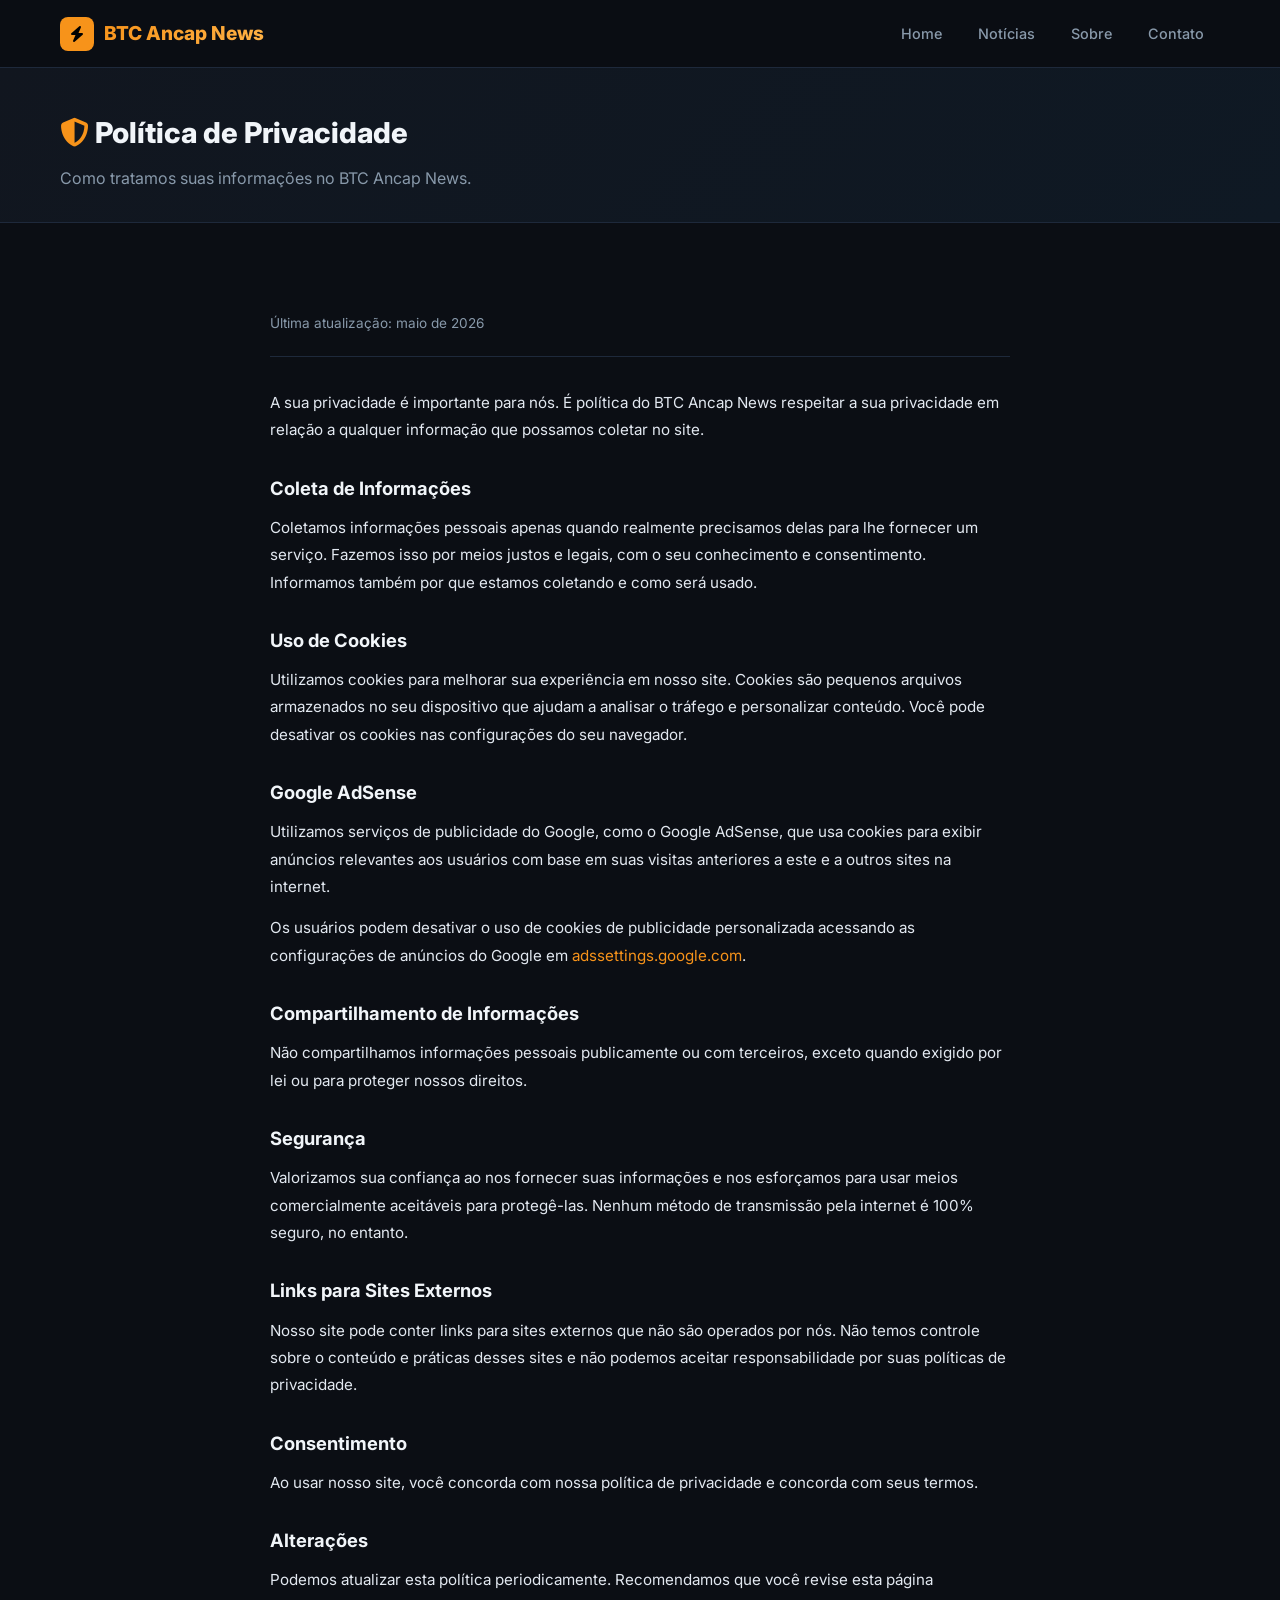
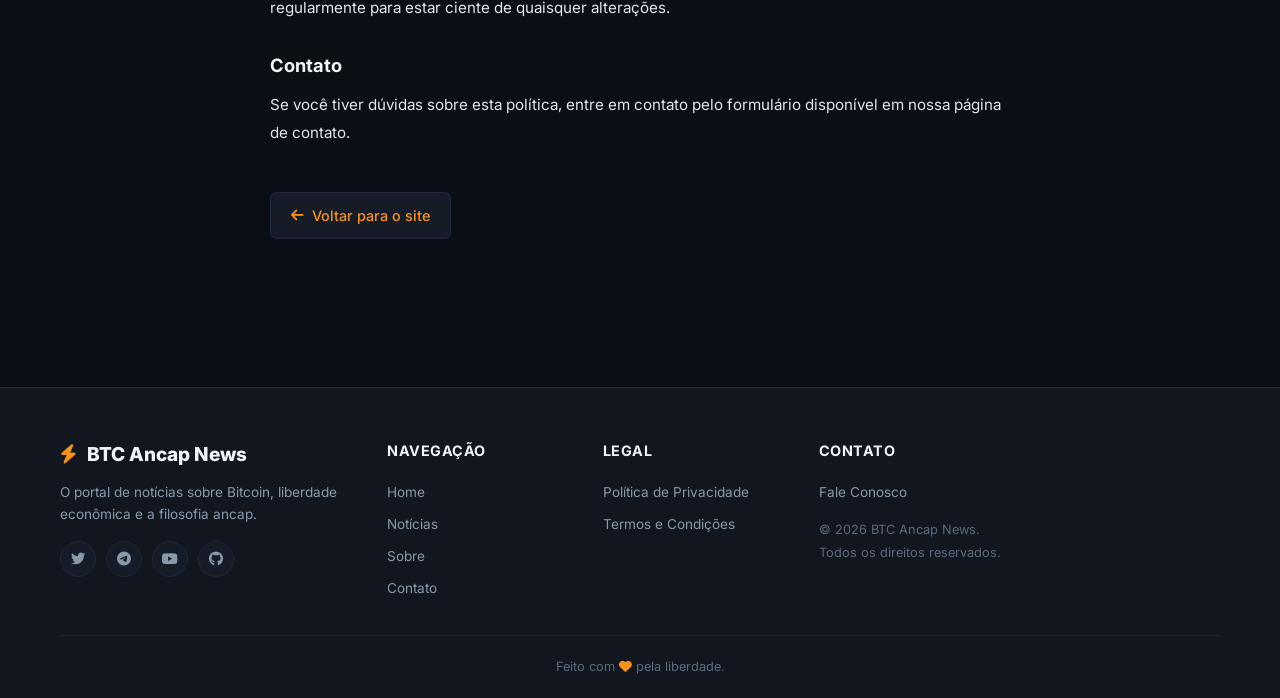
<file: privacy.html>
<!DOCTYPE html>
<html lang="pt-BR">
<head>
  <meta charset="UTF-8" />
  <meta name="viewport" content="width=device-width, initial-scale=1.0" />
  <meta name="description" content="Política de Privacidade - BTC Ancap News" />
  <title>Política de Privacidade — BTC Ancap News</title>
  <link rel="preconnect" href="https://fonts.googleapis.com" />
  <link href="https://fonts.googleapis.com/css2?family=Inter:wght@300;400;500;600;700;800&display=swap" rel="stylesheet" />
  <link rel="stylesheet" href="https://cdnjs.cloudflare.com/ajax/libs/font-awesome/6.5.0/css/all.min.css" />
  <link rel="stylesheet" href="styles.css" />
  <style>
    .legal-page {
      max-width: 780px;
      margin: 0 auto;
      padding: 40px 20px 60px;
    }
    .legal-page h1 {
      font-size: 1.8rem;
      font-weight: 800;
      color: var(--color-heading);
      margin-bottom: 8px;
    }
    .legal-page .page-info {
      color: var(--color-text-muted);
      font-size: 0.85rem;
      margin-bottom: 32px;
      padding-bottom: 20px;
      border-bottom: 1px solid var(--color-border);
    }
    .legal-page h2 {
      font-size: 1.15rem;
      font-weight: 700;
      color: var(--color-heading);
      margin: 28px 0 10px;
    }
    .legal-page p {
      color: var(--color-text);
      line-height: 1.8;
      margin-bottom: 14px;
      font-size: 0.95rem;
    }
    .legal-page .back-link {
      display: inline-flex;
      align-items: center;
      gap: 8px;
      margin-top: 32px;
      padding: 10px 20px;
      background: var(--color-bg-card);
      border: 1px solid var(--color-border);
      border-radius: var(--radius-sm);
      color: var(--color-accent);
      font-weight: 500;
      font-size: 0.9rem;
      transition: all var(--transition);
    }
    .legal-page .back-link:hover {
      background: var(--color-bg-card-hover);
      border-color: var(--color-accent);
      transform: translateX(-3px);
    }
  </style>
</head>
<body>

  <!-- ===== HEADER / NAVBAR ===== -->
  <header class="navbar" id="navbar">
    <div class="container navbar__inner">
      <a href="index.html" class="navbar__brand">
        <span class="navbar__icon"><i class="fas fa-bolt"></i></span>
        <span class="navbar__logo-text">BTC Ancap News</span>
      </a>
      <nav class="navbar__menu" id="navMenu">
        <a href="index.html" class="navbar__link">Home</a>
        <a href="index.html#news" class="navbar__link">Notícias</a>
        <a href="index.html#about" class="navbar__link">Sobre</a>
        <a href="index.html#contact" class="navbar__link">Contato</a>
      </nav>
    </div>
  </header>

  <!-- ===== MAIN ===== -->
  <main>
    <section class="page-banner">
      <div class="container">
        <h1><i class="fas fa-shield-alt"></i> Política de Privacidade</h1>
        <p>Como tratamos suas informações no BTC Ancap News.</p>
      </div>
    </section>

    <section class="section">
      <div class="container legal-page">
        <p class="page-info">Última atualização: maio de 2026</p>

        <p>A sua privacidade é importante para nós. É política do BTC Ancap News respeitar a sua privacidade em relação a qualquer informação que possamos coletar no site.</p>

        <h2>Coleta de Informações</h2>
        <p>Coletamos informações pessoais apenas quando realmente precisamos delas para lhe fornecer um serviço. Fazemos isso por meios justos e legais, com o seu conhecimento e consentimento. Informamos também por que estamos coletando e como será usado.</p>

        <h2>Uso de Cookies</h2>
        <p>Utilizamos cookies para melhorar sua experiência em nosso site. Cookies são pequenos arquivos armazenados no seu dispositivo que ajudam a analisar o tráfego e personalizar conteúdo. Você pode desativar os cookies nas configurações do seu navegador.</p>

        <h2>Google AdSense</h2>
        <p>Utilizamos serviços de publicidade do Google, como o Google AdSense, que usa cookies para exibir anúncios relevantes aos usuários com base em suas visitas anteriores a este e a outros sites na internet.</p>
        <p>Os usuários podem desativar o uso de cookies de publicidade personalizada acessando as configurações de anúncios do Google em <a href="https://adssettings.google.com" target="_blank" rel="noopener">adssettings.google.com</a>.</p>

        <h2>Compartilhamento de Informações</h2>
        <p>Não compartilhamos informações pessoais publicamente ou com terceiros, exceto quando exigido por lei ou para proteger nossos direitos.</p>

        <h2>Segurança</h2>
        <p>Valorizamos sua confiança ao nos fornecer suas informações e nos esforçamos para usar meios comercialmente aceitáveis para protegê-las. Nenhum método de transmissão pela internet é 100% seguro, no entanto.</p>

        <h2>Links para Sites Externos</h2>
        <p>Nosso site pode conter links para sites externos que não são operados por nós. Não temos controle sobre o conteúdo e práticas desses sites e não podemos aceitar responsabilidade por suas políticas de privacidade.</p>

        <h2>Consentimento</h2>
        <p>Ao usar nosso site, você concorda com nossa política de privacidade e concorda com seus termos.</p>

        <h2>Alterações</h2>
        <p>Podemos atualizar esta política periodicamente. Recomendamos que você revise esta página regularmente para estar ciente de quaisquer alterações.</p>

        <h2>Contato</h2>
        <p>Se você tiver dúvidas sobre esta política, entre em contato pelo formulário disponível em nossa página de contato.</p>

        <a href="index.html" class="back-link"><i class="fas fa-arrow-left"></i> Voltar para o site</a>
      </div>
    </section>
  </main>

  <!-- ===== FOOTER ===== -->
  <footer class="footer">
    <div class="container">
      <div class="footer__grid">
        <div class="footer__brand">
          <div class="footer__logo"><i class="fas fa-bolt"></i> BTC Ancap News</div>
          <p>O portal de notícias sobre Bitcoin, liberdade econômica e a filosofia ancap.</p>
          <div class="footer__social">
            <a href="#" aria-label="Twitter"><i class="fab fa-twitter"></i></a>
            <a href="#" aria-label="Telegram"><i class="fab fa-telegram"></i></a>
            <a href="#" aria-label="YouTube"><i class="fab fa-youtube"></i></a>
            <a href="#" aria-label="GitHub"><i class="fab fa-github"></i></a>
          </div>
        </div>
        <div class="footer__col">
          <h4>Navegação</h4>
          <a href="index.html">Home</a>
          <a href="index.html#news">Notícias</a>
          <a href="index.html#about">Sobre</a>
          <a href="index.html#contact">Contato</a>
        </div>
        <div class="footer__col">
          <h4>Legal</h4>
          <a href="privacy.html">Política de Privacidade</a>
          <a href="termos.html">Termos e Condições</a>
        </div>
        <div class="footer__col">
          <h4>Contato</h4>
          <a href="index.html#contact">Fale Conosco</a>
          <p class="footer__copyright">&copy; 2026 BTC Ancap News. Todos os direitos reservados.</p>
        </div>
      </div>
      <div class="footer__bottom">
        <p>Feito com <i class="fas fa-heart" style="color:var(--color-gold);"></i> pela liberdade.</p>
      </div>
    </div>
  </footer>

</body>
</html>
</file>
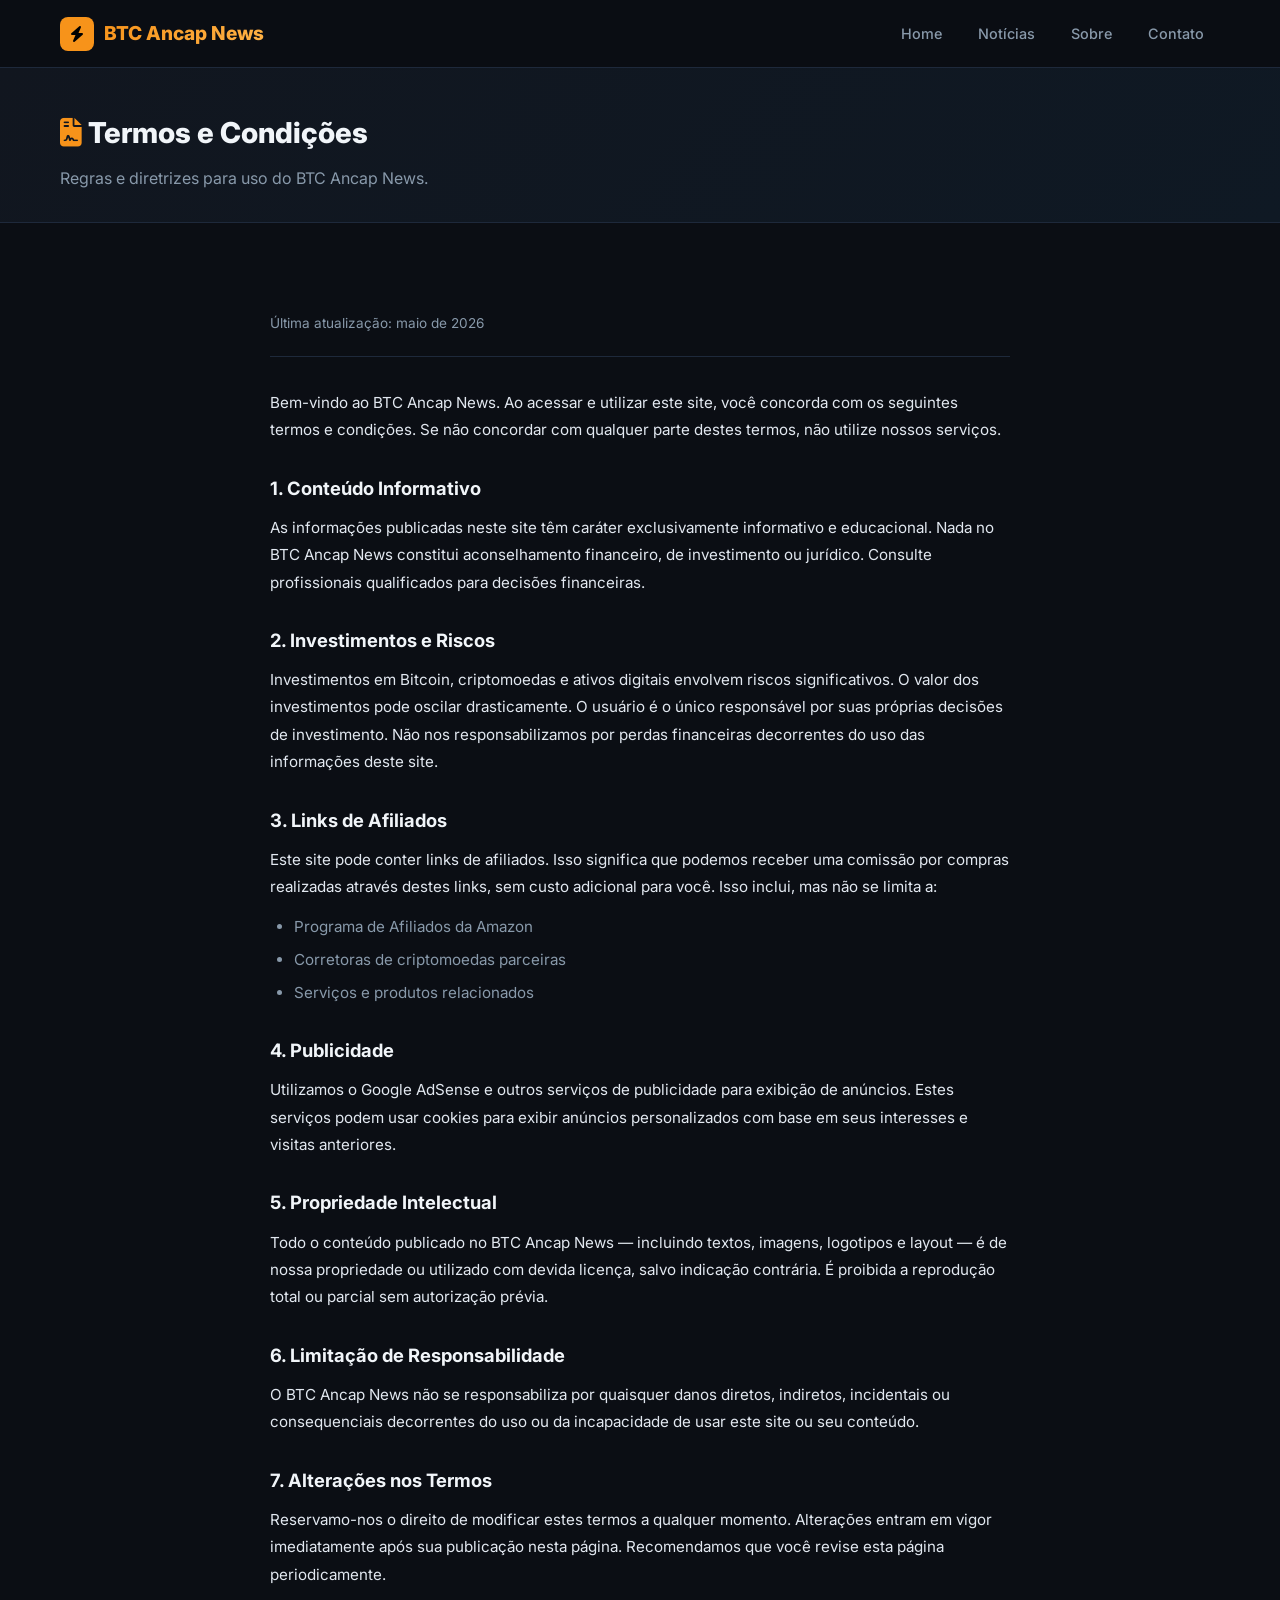
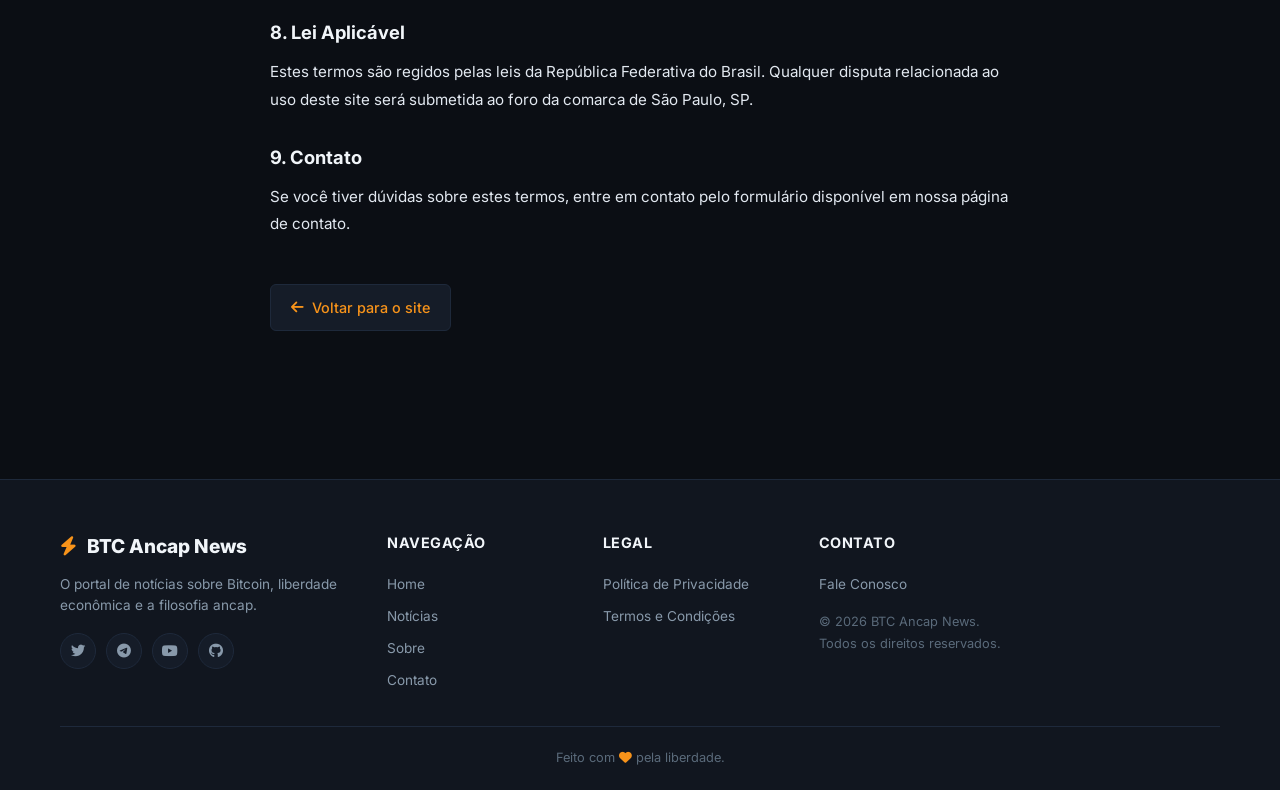
<file: termos.html>
<!DOCTYPE html>
<html lang="pt-BR">
<head>
  <meta charset="UTF-8" />
  <meta name="viewport" content="width=device-width, initial-scale=1.0" />
  <meta name="description" content="Termos e Condições - BTC Ancap News" />
  <title>Termos e Condições — BTC Ancap News</title>
  <link rel="preconnect" href="https://fonts.googleapis.com" />
  <link href="https://fonts.googleapis.com/css2?family=Inter:wght@300;400;500;600;700;800&display=swap" rel="stylesheet" />
  <link rel="stylesheet" href="https://cdnjs.cloudflare.com/ajax/libs/font-awesome/6.5.0/css/all.min.css" />
  <link rel="stylesheet" href="styles.css" />
  <style>
    .legal-page {
      max-width: 780px;
      margin: 0 auto;
      padding: 40px 20px 60px;
    }
    .legal-page h1 {
      font-size: 1.8rem;
      font-weight: 800;
      color: var(--color-heading);
      margin-bottom: 8px;
    }
    .legal-page .page-info {
      color: var(--color-text-muted);
      font-size: 0.85rem;
      margin-bottom: 32px;
      padding-bottom: 20px;
      border-bottom: 1px solid var(--color-border);
    }
    .legal-page h2 {
      font-size: 1.15rem;
      font-weight: 700;
      color: var(--color-heading);
      margin: 28px 0 10px;
    }
    .legal-page p {
      color: var(--color-text);
      line-height: 1.8;
      margin-bottom: 14px;
      font-size: 0.95rem;
    }
    .legal-page ul {
      margin: 12px 0 18px;
      padding-left: 24px;
      list-style: disc;
    }
    .legal-page ul li {
      color: var(--color-text-muted);
      margin-bottom: 6px;
      font-size: 0.95rem;
    }
    .legal-page .back-link {
      display: inline-flex;
      align-items: center;
      gap: 8px;
      margin-top: 32px;
      padding: 10px 20px;
      background: var(--color-bg-card);
      border: 1px solid var(--color-border);
      border-radius: var(--radius-sm);
      color: var(--color-accent);
      font-weight: 500;
      font-size: 0.9rem;
      transition: all var(--transition);
    }
    .legal-page .back-link:hover {
      background: var(--color-bg-card-hover);
      border-color: var(--color-accent);
      transform: translateX(-3px);
    }
  </style>
</head>
<body>

  <!-- ===== HEADER / NAVBAR ===== -->
  <header class="navbar" id="navbar">
    <div class="container navbar__inner">
      <a href="index.html" class="navbar__brand">
        <span class="navbar__icon"><i class="fas fa-bolt"></i></span>
        <span class="navbar__logo-text">BTC Ancap News</span>
      </a>
      <nav class="navbar__menu" id="navMenu">
        <a href="index.html" class="navbar__link">Home</a>
        <a href="index.html#news" class="navbar__link">Notícias</a>
        <a href="index.html#about" class="navbar__link">Sobre</a>
        <a href="index.html#contact" class="navbar__link">Contato</a>
      </nav>
    </div>
  </header>

  <!-- ===== MAIN ===== -->
  <main>
    <section class="page-banner">
      <div class="container">
        <h1><i class="fas fa-file-contract"></i> Termos e Condições</h1>
        <p>Regras e diretrizes para uso do BTC Ancap News.</p>
      </div>
    </section>

    <section class="section">
      <div class="container legal-page">
        <p class="page-info">Última atualização: maio de 2026</p>

        <p>Bem-vindo ao BTC Ancap News. Ao acessar e utilizar este site, você concorda com os seguintes termos e condições. Se não concordar com qualquer parte destes termos, não utilize nossos serviços.</p>

        <h2>1. Conteúdo Informativo</h2>
        <p>As informações publicadas neste site têm caráter exclusivamente informativo e educacional. Nada no BTC Ancap News constitui aconselhamento financeiro, de investimento ou jurídico. Consulte profissionais qualificados para decisões financeiras.</p>

        <h2>2. Investimentos e Riscos</h2>
        <p>Investimentos em Bitcoin, criptomoedas e ativos digitais envolvem riscos significativos. O valor dos investimentos pode oscilar drasticamente. O usuário é o único responsável por suas próprias decisões de investimento. Não nos responsabilizamos por perdas financeiras decorrentes do uso das informações deste site.</p>

        <h2>3. Links de Afiliados</h2>
        <p>Este site pode conter links de afiliados. Isso significa que podemos receber uma comissão por compras realizadas através destes links, sem custo adicional para você. Isso inclui, mas não se limita a:</p>
        <ul>
          <li>Programa de Afiliados da Amazon</li>
          <li>Corretoras de criptomoedas parceiras</li>
          <li>Serviços e produtos relacionados</li>
        </ul>

        <h2>4. Publicidade</h2>
        <p>Utilizamos o Google AdSense e outros serviços de publicidade para exibição de anúncios. Estes serviços podem usar cookies para exibir anúncios personalizados com base em seus interesses e visitas anteriores.</p>

        <h2>5. Propriedade Intelectual</h2>
        <p>Todo o conteúdo publicado no BTC Ancap News — incluindo textos, imagens, logotipos e layout — é de nossa propriedade ou utilizado com devida licença, salvo indicação contrária. É proibida a reprodução total ou parcial sem autorização prévia.</p>

        <h2>6. Limitação de Responsabilidade</h2>
        <p>O BTC Ancap News não se responsabiliza por quaisquer danos diretos, indiretos, incidentais ou consequenciais decorrentes do uso ou da incapacidade de usar este site ou seu conteúdo.</p>

        <h2>7. Alterações nos Termos</h2>
        <p>Reservamo-nos o direito de modificar estes termos a qualquer momento. Alterações entram em vigor imediatamente após sua publicação nesta página. Recomendamos que você revise esta página periodicamente.</p>

        <h2>8. Lei Aplicável</h2>
        <p>Estes termos são regidos pelas leis da República Federativa do Brasil. Qualquer disputa relacionada ao uso deste site será submetida ao foro da comarca de São Paulo, SP.</p>

        <h2>9. Contato</h2>
        <p>Se você tiver dúvidas sobre estes termos, entre em contato pelo formulário disponível em nossa página de contato.</p>

        <a href="index.html" class="back-link"><i class="fas fa-arrow-left"></i> Voltar para o site</a>
      </div>
    </section>
  </main>

  <!-- ===== FOOTER ===== -->
  <footer class="footer">
    <div class="container">
      <div class="footer__grid">
        <div class="footer__brand">
          <div class="footer__logo"><i class="fas fa-bolt"></i> BTC Ancap News</div>
          <p>O portal de notícias sobre Bitcoin, liberdade econômica e a filosofia ancap.</p>
          <div class="footer__social">
            <a href="#" aria-label="Twitter"><i class="fab fa-twitter"></i></a>
            <a href="#" aria-label="Telegram"><i class="fab fa-telegram"></i></a>
            <a href="#" aria-label="YouTube"><i class="fab fa-youtube"></i></a>
            <a href="#" aria-label="GitHub"><i class="fab fa-github"></i></a>
          </div>
        </div>
        <div class="footer__col">
          <h4>Navegação</h4>
          <a href="index.html">Home</a>
          <a href="index.html#news">Notícias</a>
          <a href="index.html#about">Sobre</a>
          <a href="index.html#contact">Contato</a>
        </div>
        <div class="footer__col">
          <h4>Legal</h4>
          <a href="privacy.html">Política de Privacidade</a>
          <a href="termos.html">Termos e Condições</a>
        </div>
        <div class="footer__col">
          <h4>Contato</h4>
          <a href="index.html#contact">Fale Conosco</a>
          <p class="footer__copyright">&copy; 2026 BTC Ancap News. Todos os direitos reservados.</p>
        </div>
      </div>
      <div class="footer__bottom">
        <p>Feito com <i class="fas fa-heart" style="color:var(--color-gold);"></i> pela liberdade.</p>
      </div>
    </div>
  </footer>

</body>
</html>
</file>
<file: styles.css>
/* BTC Ancap News — Tema escuro dourado/laranja */

/* CSS Custom Properties */
:root {
  --color-bg: #0b0e14;
  --color-bg-alt: #11161f;
  --color-bg-card: #151c28;
  --color-bg-card-hover: #1b2333;
  --color-bg-input: #1a2231;
  --color-bg-overlay: rgba(0, 0, 0, 0.7);
  --color-border: #1e293b;
  --color-border-light: #2a3a55;

  --color-gold: #f7931a;
  --color-gold-dark: #d47a0e;
  --color-orange: #f7931a;
  --color-orange-light: #ffb347;
  --color-bitcoin: #f7931a;

  --color-text: #e2e8f0;
  --color-text-muted: #8899aa;
  --color-text-dim: #5a6a7a;
  --color-heading: #f1f5f9;

  --color-accent: #f7931a;
  --color-accent-hover: #e07e0f;
  --color-green: #10b981;
  --color-red: #ef4444;

  --font-sans: 'Inter', -apple-system, BlinkMacSystemFont, 'Segoe UI', sans-serif;
  --font-serif: 'Playfair Display', Georgia, serif;

  --max-width: 1200px;
  --navbar-height: 68px;
  --radius-sm: 6px;
  --radius-md: 10px;
  --radius-lg: 16px;
  --radius-xl: 20px;

  --shadow-card: 0 2px 12px rgba(0, 0, 0, 0.3);
  --shadow-lg: 0 8px 30px rgba(0, 0, 0, 0.4);
  --shadow-glow: 0 0 20px rgba(247, 147, 26, 0.15);

  --transition: 0.25s ease;

  --section-divider: linear-gradient(90deg, transparent, rgba(247, 147, 26, 0.2), transparent);
  --scrollbar-bg: var(--color-bg);
  --scrollbar-thumb: var(--color-border-light);
  --scrollbar-thumb-hover: var(--color-accent);
  --glow-gold: 0 0 15px rgba(247, 147, 26, 0.25);
  --heading-letter-spacing: -0.02em;
  --body-line-height: 1.75;
}

/* Custom Scrollbar */
::-webkit-scrollbar {
  width: 8px;
  height: 8px;
}
::-webkit-scrollbar-track {
  background: var(--scrollbar-bg);
}
::-webkit-scrollbar-thumb {
  background: var(--scrollbar-thumb);
  border-radius: 4px;
  border: 2px solid var(--scrollbar-bg);
}
::-webkit-scrollbar-thumb:hover {
  background: var(--scrollbar-thumb-hover);
}
* {
  scrollbar-width: thin;
  scrollbar-color: var(--scrollbar-thumb) var(--scrollbar-bg);
}

/* Reset & Base */
*, *::before, *::after {
  margin: 0;
  padding: 0;
  box-sizing: border-box;
}

html {
  scroll-behavior: smooth;
  font-size: 16px;
}

body {
  font-family: var(--font-sans);
  background: var(--color-bg);
  color: var(--color-text);
  line-height: var(--body-line-height);
  -webkit-font-smoothing: antialiased;
  min-height: 100vh;
  padding-top: var(--navbar-height);
}

a {
  color: var(--color-accent);
  text-decoration: none;
  transition: color var(--transition);
}
a:hover { color: var(--color-accent-hover); }

img {
  max-width: 100%;
  height: auto;
  display: block;
}

ul { list-style: none; }

.container {
  width: 100%;
  max-width: var(--max-width);
  margin: 0 auto;
  padding: 0 20px;
}

/* Navbar */
.navbar {
  position: fixed;
  top: 0;
  left: 0;
  right: 0;
  height: var(--navbar-height);
  background: rgba(11, 14, 20, 0.92);
  backdrop-filter: blur(14px);
  -webkit-backdrop-filter: blur(14px);
  border-bottom: 1px solid var(--color-border);
  z-index: 1000;
  transition: box-shadow var(--transition);
}
.navbar.scrolled {
  box-shadow: 0 4px 20px rgba(0, 0, 0, 0.5);
  border-bottom-color: rgba(247, 147, 26, 0.15);
}

.navbar__inner {
  display: flex;
  align-items: center;
  height: 100%;
  gap: 24px;
}

.navbar__brand {
  display: flex;
  align-items: center;
  gap: 10px;
  font-weight: 800;
  font-size: 1.2rem;
  color: var(--color-heading);
  flex-shrink: 0;
  text-decoration: none;
}
.navbar__brand:hover {
  color: var(--color-accent);
}
.navbar__icon {
  display: flex;
  align-items: center;
  justify-content: center;
  width: 34px;
  height: 34px;
  background: var(--color-accent);
  border-radius: 8px;
  color: #000;
  font-size: 1rem;
}
.navbar__logo-text {
  background: linear-gradient(135deg, var(--color-gold), var(--color-orange-light));
  -webkit-background-clip: text;
  -webkit-text-fill-color: transparent;
  background-clip: text;
}

.navbar__menu {
  display: flex;
  align-items: center;
  gap: 4px;
  margin-left: auto;
}

.navbar__link {
  padding: 8px 16px;
  border-radius: var(--radius-sm);
  color: var(--color-text-muted);
  font-weight: 500;
  font-size: 0.9rem;
  transition: all var(--transition);
  position: relative;
}
.navbar__link:hover,
.navbar__link.active {
  color: var(--color-heading);
  background: rgba(247, 147, 26, 0.08);
}
.navbar__link.active::after {
  content: '';
  position: absolute;
  bottom: 0;
  left: 50%;
  transform: translateX(-50%);
  width: 20px;
  height: 2px;
  background: var(--color-accent);
  border-radius: 2px;
  box-shadow: 0 0 6px rgba(247, 147, 26, 0.5);
}

/* Search */
.navbar__search {
  position: relative;
  display: flex;
  align-items: center;
}
.navbar__search-toggle {
  background: none;
  border: none;
  color: var(--color-text-muted);
  font-size: 1.1rem;
  cursor: pointer;
  padding: 8px;
  border-radius: var(--radius-sm);
  transition: all var(--transition);
}
.navbar__search-toggle:hover {
  color: var(--color-accent);
  background: rgba(247, 147, 26, 0.08);
}
.navbar__search-box {
  display: none;
  position: absolute;
  top: 100%;
  right: 0;
  margin-top: 12px;
  background: var(--color-bg-card);
  border: 1px solid var(--color-border-light);
  border-radius: var(--radius-md);
  padding: 6px;
  box-shadow: var(--shadow-lg);
  width: 280px;
  z-index: 100;
}
.navbar__search-box.open { display: flex; }
.navbar__search-box input {
  flex: 1;
  background: var(--color-bg-input);
  border: 1px solid transparent;
  border-radius: var(--radius-sm);
  padding: 10px 14px;
  color: var(--color-text);
  font-size: 0.9rem;
  outline: none;
  transition: border var(--transition);
}
.navbar__search-box input:focus {
  border-color: var(--color-accent);
}
.navbar__search-box button {
  background: var(--color-accent);
  border: none;
  color: #000;
  padding: 10px 14px;
  border-radius: var(--radius-sm);
  margin-left: 6px;
  cursor: pointer;
  font-weight: 600;
  transition: background var(--transition);
}
.navbar__search-box button:hover { background: var(--color-accent-hover); }

/* Nav toggle (mobile) */
.navbar__toggle {
  display: none;
  flex-direction: column;
  gap: 5px;
  background: none;
  border: none;
  cursor: pointer;
  padding: 6px;
  margin-left: auto;
}
.navbar__toggle span {
  display: block;
  width: 24px;
  height: 2px;
  background: var(--color-text);
  border-radius: 2px;
  transition: all var(--transition);
}
.navbar__toggle.open span:nth-child(1) { transform: rotate(45deg) translate(5px, 5px); }
.navbar__toggle.open span:nth-child(2) { opacity: 0; }
.navbar__toggle.open span:nth-child(3) { transform: rotate(-45deg) translate(5px, -5px); }

/* Search overlay */
.search-overlay {
  display: none;
  position: fixed;
  top: var(--navbar-height);
  left: 0;
  right: 0;
  background: var(--color-bg);
  border-bottom: 1px solid var(--color-border);
  padding: 16px 0;
  z-index: 999;
  animation: slideDown 0.2s ease;
}
.search-overlay.open { display: block; }
.search-overlay__inner {
  display: flex;
  gap: 10px;
  align-items: center;
}
.search-overlay__inner input {
  flex: 1;
  background: var(--color-bg-input);
  border: 1px solid var(--color-border-light);
  border-radius: var(--radius-md);
  padding: 14px 18px;
  color: var(--color-text);
  font-size: 1rem;
  outline: none;
}
.search-overlay__inner input:focus {
  border-color: var(--color-accent);
}
.search-overlay__inner button {
  background: var(--color-accent);
  border: none;
  color: #000;
  padding: 14px 18px;
  border-radius: var(--radius-md);
  cursor: pointer;
}
.search-overlay__close {
  background: none;
  border: none;
  color: var(--color-text-muted);
  font-size: 1.8rem;
  cursor: pointer;
  padding: 0 8px;
}

/* Search Results Modal */
.search-results-modal {
  display: none;
  position: fixed;
  inset: 0;
  z-index: 2000;
  align-items: flex-start;
  justify-content: center;
  padding-top: 100px;
}
.search-results-modal.open {
  display: flex;
}
.search-results-modal__backdrop {
  position: absolute;
  inset: 0;
  background: var(--color-bg-overlay);
}
.search-results-modal__content {
  position: relative;
  background: var(--color-bg-card);
  border: 1px solid var(--color-border);
  border-radius: var(--radius-lg);
  width: 90%;
  max-width: 640px;
  max-height: 70vh;
  overflow-y: auto;
  box-shadow: var(--shadow-lg);
  animation: scaleIn 0.2s ease;
}
.search-results-modal__header {
  display: flex;
  justify-content: space-between;
  align-items: center;
  padding: 18px 24px;
  border-bottom: 1px solid var(--color-border);
}
.search-results-modal__header h3 {
  color: var(--color-heading);
  font-size: 1.1rem;
}
.search-results-modal__header button {
  background: none;
  border: none;
  color: var(--color-text-muted);
  font-size: 1.5rem;
  cursor: pointer;
  padding: 4px;
}
.search-results-modal__body {
  padding: 16px 24px 24px;
}
.search-results-modal__body .search-result-item {
  padding: 14px 0;
  border-bottom: 1px solid var(--color-border);
  cursor: pointer;
  transition: color var(--transition);
}
.search-results-modal__body .search-result-item:last-child {
  border-bottom: none;
}
.search-result-item h4 {
  color: var(--color-heading);
  font-size: 1rem;
  margin-bottom: 4px;
}
.search-result-item h4:hover {
  color: var(--color-accent);
}
.search-result-item p {
  color: var(--color-text-muted);
  font-size: 0.85rem;
}
.search-results-modal__body .no-results {
  color: var(--color-text-muted);
  text-align: center;
  padding: 30px 0;
}

/* Hero */
.hero {
  padding: 30px 0 20px;
}
.hero__grid {
  display: grid;
  grid-template-columns: 2fr 1fr;
  gap: 20px;
}
.hero__featured {
  position: relative;
  border-radius: var(--radius-lg);
  overflow: hidden;
  cursor: pointer;
  min-height: 380px;
  display: block;
  color: inherit;
  box-shadow: 0 0 0 1px rgba(247,147,26,0.08);
}
.hero__featured:hover { color: inherit;
  box-shadow: 0 0 0 1px rgba(247,147,26,0.2), var(--shadow-lg);
}
.hero__featured-img {
  position: absolute;
  inset: 0;
  background-size: cover;
  background-position: center;
  transition: transform 0.5s ease;
}
.hero__featured:hover .hero__featured-img {
  transform: scale(1.04);
}
.hero__featured-img img {
  width: 100%;
  height: 100%;
  object-fit: cover;
}
.hero__featured-overlay {
  position: absolute;
  inset: 0;
  background:
    linear-gradient(to top, rgba(0,0,0,0.92) 0%, rgba(0,0,0,0.4) 40%, rgba(0,0,0,0.1) 70%, transparent 100%),
    linear-gradient(135deg, rgba(247,147,26,0.08) 0%, transparent 50%);
}
.hero__featured-body {
  position: absolute;
  bottom: 0;
  left: 0;
  right: 0;
  padding: 30px;
}
.hero__badge {
  display: inline-block;
  padding: 4px 12px;
  background: var(--color-accent);
  color: #000;
  font-size: 0.75rem;
  font-weight: 700;
  border-radius: 20px;
  text-transform: uppercase;
  letter-spacing: 0.5px;
  margin-bottom: 12px;
}
.hero__featured-body h2 {
  font-size: 1.6rem;
  font-weight: 700;
  color: #fff;
  line-height: 1.3;
  margin-bottom: 8px;
  letter-spacing: var(--heading-letter-spacing);
  text-shadow: 0 2px 10px rgba(0,0,0,0.3);
}
.hero__featured-body p {
  color: rgba(255,255,255,0.75);
  font-size: 0.9rem;
  margin-bottom: 12px;
  display: -webkit-box;
  -webkit-line-clamp: 2;
  -webkit-box-orient: vertical;
  overflow: hidden;
}
.hero__meta {
  color: var(--color-text-muted);
  font-size: 0.8rem;
}

.hero__side {
  display: flex;
  flex-direction: column;
  gap: 12px;
}
.hero__side-item {
  display: flex;
  gap: 14px;
  padding: 12px;
  border-radius: var(--radius-md);
  background: var(--color-bg-card);
  cursor: pointer;
  transition: all var(--transition);
  border-left: 3px solid transparent;
}
.hero__side-item:hover {
  background: var(--color-bg-card-hover);
  border-left-color: var(--color-accent);
  transform: translateX(3px);
}
.hero__side-img {
  width: 90px;
  height: 70px;
  border-radius: var(--radius-sm);
  object-fit: cover;
  flex-shrink: 0;
  background: var(--color-bg-input);
}
.hero__side-body { flex: 1; min-width: 0; }
.hero__side-body h4 {
  font-size: 0.85rem;
  color: var(--color-heading);
  font-weight: 600;
  display: -webkit-box;
  -webkit-line-clamp: 2;
  -webkit-box-orient: vertical;
  overflow: hidden;
  line-height: 1.35;
}
.hero__side-body span {
  font-size: 0.75rem;
  color: var(--color-text-muted);
}

/* Sections */
.section {
  padding: 48px 0;
  position: relative;
}
.section + .section::before {
  content: '';
  position: absolute;
  top: 0;
  left: 10%;
  right: 10%;
  height: 1px;
  background: var(--section-divider);
  pointer-events: none;
}
.hero + .section::before {
  display: none;
}

.section__header {
  display: flex;
  justify-content: space-between;
  align-items: center;
  margin-bottom: 24px;
}
.section__title {
  font-size: 1.35rem;
  font-weight: 800;
  color: var(--color-heading);
  display: flex;
  align-items: center;
  gap: 10px;
  letter-spacing: var(--heading-letter-spacing);
}
.section__title i {
  color: var(--color-accent);
}
.section__more {
  font-size: 0.85rem;
  font-weight: 500;
  color: var(--color-accent);
  display: flex;
  align-items: center;
  gap: 6px;
}
.section__more i {
  font-size: 0.75rem;
  transition: transform var(--transition);
}
.section__more:hover i {
  transform: translateX(3px);
}

/* Card Grid */
.card-grid {
  display: grid;
  grid-template-columns: repeat(auto-fill, minmax(300px, 1fr));
  gap: 20px;
}
.card-grid--list {
  grid-template-columns: 1fr;
}

/* News Card */
.news-card {
  background: var(--color-bg-card);
  border-radius: var(--radius-md);
  overflow: hidden;
  cursor: pointer;
  transition: all var(--transition);
  border: 1px solid var(--color-border);
  position: relative;
  isolation: isolate;
}
.news-card::before {
  content: '';
  position: absolute;
  inset: -1px;
  border-radius: inherit;
  background: linear-gradient(135deg, rgba(247,147,26,0.1), transparent, rgba(247,147,26,0.05));
  opacity: 0;
  transition: opacity var(--transition);
  z-index: -1;
  pointer-events: none;
}
.news-card:hover::before {
  opacity: 1;
}
.news-card:hover {
  background: var(--color-bg-card-hover);
  transform: translateY(-4px);
  box-shadow: var(--shadow-card), var(--shadow-glow);
  border-color: rgba(247,147,26,0.25);
}
.news-card__img {
  width: 100%;
  height: 190px;
  object-fit: cover;
  background: var(--color-bg-input);
  transition: transform 0.4s ease;
}
.news-card:hover .news-card__img {
  transform: scale(1.03);
}
.news-card__body {
  padding: 18px;
}
.news-card__cat {
  display: inline-block;
  padding: 2px 10px;
  background: rgba(247, 147, 26, 0.12);
  color: var(--color-accent);
  font-size: 0.7rem;
  font-weight: 600;
  border-radius: 20px;
  text-transform: uppercase;
  letter-spacing: 0.5px;
  margin-bottom: 8px;
}
.news-card__title {
  font-size: 1rem;
  font-weight: 600;
  color: var(--color-heading);
  margin-bottom: 6px;
  line-height: 1.4;
  display: -webkit-box;
  -webkit-line-clamp: 2;
  -webkit-box-orient: vertical;
  overflow: hidden;
}
.news-card__excerpt {
  font-size: 0.85rem;
  color: var(--color-text-muted);
  margin-bottom: 10px;
  display: -webkit-box;
  -webkit-line-clamp: 2;
  -webkit-box-orient: vertical;
  overflow: hidden;
}
.news-card__meta {
  font-size: 0.75rem;
  color: var(--color-text-dim);
  display: flex;
  align-items: center;
  gap: 12px;
}

/* List layout card */
.card-grid--list .news-card {
  display: flex;
}
.card-grid--list .news-card__img {
  width: 260px;
  height: 170px;
  flex-shrink: 0;
}
.card-grid--list .news-card__body {
  flex: 1;
  display: flex;
  flex-direction: column;
  justify-content: center;
}
.card-grid--list .news-card__title {
  font-size: 1.15rem;
}

/* Featured (list on home) */
.featured-list {
  display: flex;
  flex-direction: column;
  gap: 16px;
}
.featured-item {
  display: flex;
  gap: 18px;
  padding: 16px;
  background: var(--color-bg-card);
  border-radius: var(--radius-md);
  border: 1px solid var(--color-border);
  cursor: pointer;
  transition: all var(--transition);
}
.featured-item:hover {
  background: var(--color-bg-card-hover);
  border-color: rgba(247,147,26,0.25);
  transform: translateX(4px);
  box-shadow: var(--shadow-card), var(--shadow-glow);
}
.featured-item__img {
  width: 140px;
  height: 100px;
  border-radius: var(--radius-sm);
  object-fit: cover;
  flex-shrink: 0;
  background: var(--color-bg-input);
}
.featured-item__body { flex: 1; }
.featured-item__body h4 {
  font-size: 1rem;
  font-weight: 600;
  color: var(--color-heading);
  margin-bottom: 4px;
  line-height: 1.35;
}
.featured-item__body p {
  font-size: 0.85rem;
  color: var(--color-text-muted);
  display: -webkit-box;
  -webkit-line-clamp: 1;
  -webkit-box-orient: vertical;
  overflow: hidden;
}
.featured-item__meta {
  font-size: 0.75rem;
  color: var(--color-text-dim);
  margin-top: 6px;
}

/* Content with Sidebar */
.content-with-sidebar {
  display: grid;
  grid-template-columns: 1fr 300px;
  gap: 30px;
}

/* Sidebar */
.sidebar {
  display: flex;
  flex-direction: column;
  gap: 20px;
}
.sidebar__card {
  background: var(--color-bg-card);
  border: 1px solid var(--color-border);
  border-radius: var(--radius-md);
  padding: 20px;
}
.sidebar__title {
  font-size: 1rem;
  font-weight: 700;
  color: var(--color-heading);
  margin-bottom: 14px;
  padding-bottom: 10px;
  border-bottom: 2px solid var(--color-accent);
}

/* Amazon affiliate link */
.sidebar__card--amazon {
  border-color: rgba(247, 147, 26, 0.15);
  background: linear-gradient(135deg, rgba(247,147,26,0.04), transparent);
}
.amazon-link {
  display: flex;
  flex-direction: column;
  gap: 6px;
  padding: 12px;
  border-radius: var(--radius-sm);
  background: var(--color-bg);
  border: 1px solid var(--color-border);
  text-decoration: none;
  transition: all var(--transition);
}
.amazon-link:hover {
  border-color: var(--color-accent);
  background: var(--color-bg-card-hover);
  transform: translateY(-2px);
  box-shadow: var(--shadow-glow);
}
.amazon-link__badge {
  font-size: 0.7rem;
  font-weight: 600;
  text-transform: uppercase;
  letter-spacing: 0.05em;
  color: var(--color-gold);
}
.amazon-link__text {
  font-size: 0.9rem;
  color: var(--color-text);
  line-height: 1.4;
}
.amazon-link__arrow {
  color: var(--color-accent);
  font-size: 0.85rem;
  align-self: flex-end;
}
.amazon-link:hover .amazon-link__arrow {
  animation: slideRight 0.3s ease forwards;
}
@keyframes slideRight {
  from { transform: translateX(0); }
  to { transform: translateX(4px); }
}

/* Bitcoin Whitepaper card */
.sidebar__card--whitepaper {
  border-color: rgba(247, 147, 26, 0.2);
  background: linear-gradient(135deg, rgba(247,147,26,0.06), transparent);
}
.sidebar__write-text {
  color: var(--color-text-muted);
  font-size: 0.85rem;
  line-height: 1.6;
  margin-bottom: 0.75rem;
}
.sidebar__write-btn {
  display: flex;
  align-items: center;
  justify-content: center;
  gap: 0.5rem;
  width: 100%;
  padding: 0.7rem 1rem;
  font-size: 0.85rem;
  text-decoration: none;
  margin-top: 0.5rem;
}
.sidebar__write-btn:hover {
  text-decoration: none;
}

.sidebar__cats {
  display: flex;
  flex-direction: column;
  gap: 2px;
}
.sidebar__cats li {
  padding: 10px 12px;
  border-radius: var(--radius-sm);
  cursor: pointer;
  display: flex;
  justify-content: space-between;
  align-items: center;
  color: var(--color-text-muted);
  font-size: 0.9rem;
  font-weight: 500;
  transition: all var(--transition);
}
.sidebar__cats li:hover {
  background: rgba(247, 147, 26, 0.08);
  color: var(--color-accent);
}
.sidebar__cats li span {
  background: var(--color-bg-input);
  padding: 2px 10px;
  border-radius: 20px;
  font-size: 0.75rem;
  color: var(--color-text-dim);
}
.sidebar__trending {
  display: flex;
  flex-direction: column;
  gap: 10px;
}
.sidebar__trending li {
  padding: 8px 0;
  border-bottom: 1px solid var(--color-border);
  font-size: 0.85rem;
  color: var(--color-text-muted);
  cursor: pointer;
  transition: color var(--transition);
}
.sidebar__trending li:last-child { border-bottom: none; }
.sidebar__trending li:hover { color: var(--color-accent); }
.sidebar__trending li .trend-num {
  display: inline-block;
  width: 22px;
  height: 22px;
  line-height: 22px;
  text-align: center;
  background: var(--color-bg-input);
  border-radius: 4px;
  font-size: 0.7rem;
  font-weight: 700;
  color: var(--color-accent);
  margin-right: 8px;
}

/* Bitcoin Widget */
.btc-widget__header {
  display: flex;
  align-items: center;
  gap: 8px;
  font-weight: 700;
  color: var(--color-heading);
  font-size: 0.95rem;
  margin-bottom: 6px;
}
.btc-widget__header i {
  color: var(--color-accent);
  font-size: 1.3rem;
}
.btc-widget__prices {
  display: flex;
  align-items: baseline;
  gap: 12px;
  flex-wrap: wrap;
}
.btc-widget__price {
  font-size: 1.6rem;
  font-weight: 800;
  color: var(--color-heading);
  letter-spacing: -0.5px;
}
.btc-widget__price--brl {
  font-size: 1rem;
  color: var(--color-text-muted);
  font-weight: 600;
}
.btc-widget__change {
  font-size: 0.85rem;
  font-weight: 600;
  margin: 4px 0 10px;
}
.btc-widget__change.up { color: var(--color-green); }
.btc-widget__change.down { color: var(--color-red); }
.btc-widget__chart {
  margin: 8px 0 6px;
}
.btc-widget__chart canvas {
  width: 100%;
  height: 80px;
  border-radius: var(--radius-sm);
}
.btc-widget__meta {
  font-size: 0.7rem;
  color: var(--color-text-dim);
}

/* BTC Simulator */
.simulator-section {
  scroll-margin-top: var(--navbar-height);
}
.simulator {
  display: grid;
  grid-template-columns: 1fr 1fr;
  gap: 24px;
  align-items: start;
}
.simulator__rates {
  display: flex;
  flex-direction: column;
  gap: 16px;
}
.simulator__rate {
  background: var(--color-bg-card);
  border: 1px solid var(--color-border);
  border-radius: var(--radius-md);
  padding: 24px;
  transition: all var(--transition);
}
.simulator__rate:hover {
  border-color: var(--color-border-light);
  transform: translateY(-2px);
  box-shadow: var(--shadow-card);
}
.simulator__rate-label {
  display: block;
  font-size: 0.8rem;
  font-weight: 600;
  color: var(--color-text-muted);
  text-transform: uppercase;
  letter-spacing: 0.5px;
  margin-bottom: 8px;
}
.simulator__rate-value {
  display: block;
  font-size: 1.8rem;
  font-weight: 800;
  color: var(--color-heading);
  letter-spacing: -0.5px;
}
.simulator__rate--usd .simulator__rate-value {
  color: var(--color-green);
}
.simulator__rate--brl .simulator__rate-value {
  color: var(--color-accent);
}

.simulator__card {
  background: linear-gradient(135deg, var(--color-bg-card) 0%, #1a2235 100%);
  border: 1px solid var(--color-border-light);
  border-radius: var(--radius-lg);
  padding: 30px;
  box-shadow: var(--shadow-lg), var(--shadow-glow);
}
.simulator__form label {
  display: block;
  font-size: 0.9rem;
  font-weight: 600;
  color: var(--color-heading);
  margin-bottom: 12px;
}
.simulator__input-group {
  display: flex;
  align-items: center;
  background: var(--color-bg-input);
  border: 2px solid var(--color-border);
  border-radius: var(--radius-md);
  overflow: hidden;
  transition: border-color var(--transition);
}
.simulator__input-group:focus-within {
  border-color: var(--color-accent);
}
.simulator__currency {
  display: flex;
  align-items: center;
  justify-content: center;
  min-width: 56px;
  padding: 16px 0;
  background: rgba(247, 147, 26, 0.1);
  font-size: 1.1rem;
  font-weight: 700;
  color: var(--color-accent);
  border-right: 1px solid var(--color-border);
}
.simulator__input-group input {
  flex: 1;
  background: none;
  border: none;
  padding: 16px 18px;
  font-size: 1.3rem;
  font-weight: 700;
  color: var(--color-heading);
  font-family: var(--font-sans);
  outline: none;
  min-width: 0;
}
.simulator__input-group input::placeholder {
  color: var(--color-text-dim);
  font-weight: 500;
}
.simulator__divider {
  height: 1px;
  background: linear-gradient(to right, transparent, var(--color-border-light), transparent);
  margin: 24px 0;
}
.simulator__result {
  text-align: center;
}
.simulator__result-label {
  display: block;
  font-size: 0.85rem;
  color: var(--color-text-muted);
  margin-bottom: 10px;
}
.simulator__result-btc {
  display: flex;
  align-items: baseline;
  justify-content: center;
  gap: 8px;
}
.simulator__result-value {
  font-size: 2rem;
  font-weight: 800;
  color: var(--color-accent);
  font-family: 'Courier New', monospace;
  letter-spacing: -0.5px;
}
.simulator__result-unit {
  font-size: 1.1rem;
  font-weight: 700;
  color: var(--color-heading);
}
.simulator__notice {
  display: flex;
  align-items: center;
  gap: 8px;
  margin-top: 20px;
  padding: 12px 16px;
  background: rgba(247, 147, 26, 0.06);
  border: 1px solid rgba(247, 147, 26, 0.15);
  border-radius: var(--radius-sm);
  font-size: 0.8rem;
  color: var(--color-text-muted);
}
.simulator__notice i {
  color: var(--color-accent);
  font-size: 0.9rem;
  flex-shrink: 0;
}

@media (max-width: 768px) {
  .simulator {
    grid-template-columns: 1fr;
  }
  .simulator__rate-value {
    font-size: 1.4rem;
  }
  .simulator__result-value {
    font-size: 1.5rem;
  }
  .simulator__card {
    padding: 24px 20px;
  }
}

/* News Page */
.page-banner {
  padding: 40px 0 30px;
  background: linear-gradient(135deg, var(--color-bg-alt) 0%, #0f1924 100%);
  border-bottom: 1px solid var(--color-border);
}
.page-banner h1 {
  font-size: 1.8rem;
  font-weight: 800;
  color: var(--color-heading);
  margin-bottom: 6px;
}
.page-banner h1 i {
  color: var(--color-accent);
}
.page-banner p {
  color: var(--color-text-muted);
}

.news__filters {
  display: flex;
  flex-wrap: wrap;
  gap: 8px;
  margin-bottom: 28px;
}
.news__filters button {
  padding: 8px 18px;
  border: 1px solid var(--color-border);
  background: var(--color-bg-card);
  color: var(--color-text-muted);
  border-radius: 30px;
  cursor: pointer;
  font-size: 0.85rem;
  font-weight: 500;
  transition: all var(--transition);
}
.news__filters button:hover {
  border-color: var(--color-accent);
  color: var(--color-accent);
}
.news__filters button.active {
  background: var(--color-accent);
  border-color: var(--color-accent);
  color: #000;
  font-weight: 600;
}
.news__pagination {
  display: flex;
  justify-content: center;
  gap: 8px;
  margin-top: 30px;
}
.news__pagination button {
  padding: 8px 16px;
  border: 1px solid var(--color-border);
  background: var(--color-bg-card);
  color: var(--color-text-muted);
  border-radius: var(--radius-sm);
  cursor: pointer;
  transition: all var(--transition);
  font-size: 0.85rem;
}
.news__pagination button:hover,
.news__pagination button.active {
  border-color: var(--color-accent);
  background: var(--color-accent);
  color: #000;
}

/* Article Page */
.article {
  max-width: 780px;
  margin: 0 auto;
  padding: 40px 20px 60px;
}
.article__cat {
  display: inline-block;
  padding: 4px 14px;
  background: rgba(247, 147, 26, 0.12);
  color: var(--color-accent);
  font-size: 0.75rem;
  font-weight: 700;
  border-radius: 20px;
  text-transform: uppercase;
  letter-spacing: 0.5px;
  margin-bottom: 14px;
}
.article__title {
  font-size: 2rem;
  font-weight: 800;
  color: var(--color-heading);
  line-height: 1.25;
  margin-bottom: 14px;
}
.article__meta {
  display: flex;
  flex-wrap: wrap;
  gap: 16px;
  align-items: center;
  color: var(--color-text-muted);
  font-size: 0.85rem;
  margin-bottom: 24px;
  padding-bottom: 20px;
  border-bottom: 1px solid var(--color-border);
}
.article__meta i { margin-right: 5px; }
.article__meta .author { color: var(--color-accent); font-weight: 600; }
.article__img {
  width: 100%;
  max-height: 420px;
  object-fit: cover;
  border-radius: var(--radius-md);
  margin-bottom: 28px;
  background: var(--color-bg-input);
}
.article__body {
  font-size: 1.05rem;
  line-height: 1.85;
  color: var(--color-text);
}
.article__body p {
  margin-bottom: 24px;
}
.article__body h3 {
  font-size: 1.3rem;
  font-weight: 700;
  color: var(--color-heading);
  margin: 30px 0 12px;
}
.article__body blockquote {
  border-left: 3px solid var(--color-accent);
  padding: 14px 20px;
  margin: 24px 0;
  background: var(--color-bg-card);
  border-radius: 0 var(--radius-sm) var(--radius-sm) 0;
  font-style: italic;
  color: var(--color-text-muted);
}
.article__body ul {
  margin: 16px 0;
  padding-left: 24px;
  list-style: disc;
}
.article__body ul li {
  margin-bottom: 8px;
  color: var(--color-text);
}

/* Share */
.article__share {
  display: flex;
  gap: 10px;
  align-items: center;
  padding: 20px 0;
  margin-top: 10px;
  border-top: 1px solid var(--color-border);
  border-bottom: 1px solid var(--color-border);
}
.article__share span {
  color: var(--color-text-muted);
  font-size: 0.85rem;
  font-weight: 500;
  margin-right: 6px;
}
.article__share a {
  display: flex;
  align-items: center;
  justify-content: center;
  width: 38px;
  height: 38px;
  border-radius: 50%;
  background: var(--color-bg-card);
  color: var(--color-text-muted);
  border: 1px solid var(--color-border);
  transition: all var(--transition);
  font-size: 0.95rem;
}
.article__share a:hover {
  background: var(--color-accent);
  color: #000;
  border-color: var(--color-accent);
  transform: translateY(-2px);
}

/* Comments */
.article__comments {
  margin-top: 40px;
}
.article__comments h3 {
  font-size: 1.2rem;
  font-weight: 700;
  color: var(--color-heading);
  margin-bottom: 20px;
}
.comment {
  padding: 16px;
  background: var(--color-bg-card);
  border-radius: var(--radius-md);
  margin-bottom: 12px;
  border: 1px solid var(--color-border);
}
.comment__header {
  display: flex;
  justify-content: space-between;
  margin-bottom: 6px;
}
.comment__author {
  font-weight: 600;
  color: var(--color-accent);
  font-size: 0.9rem;
}
.comment__date {
  font-size: 0.75rem;
  color: var(--color-text-dim);
}
.comment p {
  font-size: 0.9rem;
  color: var(--color-text);
  line-height: 1.5;
}
.comment-form {
  margin-top: 20px;
  display: flex;
  flex-direction: column;
  gap: 12px;
}
.comment-form input,
.comment-form textarea {
  background: var(--color-bg-input);
  border: 1px solid var(--color-border);
  border-radius: var(--radius-sm);
  padding: 12px 14px;
  color: var(--color-text);
  font-family: var(--font-sans);
  font-size: 0.9rem;
  outline: none;
  transition: border var(--transition);
}
.comment-form input:focus,
.comment-form textarea:focus {
  border-color: var(--color-accent);
}
.comment-form textarea {
  resize: vertical;
  min-height: 80px;
}

/* About */
.about__hero {
  text-align: center;
  padding: 20px 0 40px;
}
.about__icon {
  margin-bottom: 16px;
}
.about__icon-ring {
  display: inline-flex;
  align-items: center;
  justify-content: center;
  width: 80px;
  height: 80px;
  border-radius: 50%;
  background: linear-gradient(135deg, rgba(247,147,26,0.12), rgba(247,147,26,0.05));
  border: 2px solid rgba(247,147,26,0.2);
  font-size: 2rem;
  color: var(--color-accent);
  transition: all var(--transition);
}
.about__icon-ring:hover {
  border-color: var(--color-accent);
  box-shadow: 0 0 20px rgba(247,147,26,0.2);
  transform: scale(1.05);
}
.about__hero h2 {
  font-size: 2rem;
  font-weight: 800;
  color: var(--color-heading);
  margin-bottom: 8px;
}
.about__tagline {
  color: var(--color-text-muted);
  font-size: 1.05rem;
  max-width: 600px;
  margin: 0 auto;
}
.about__grid {
  display: grid;
  grid-template-columns: repeat(auto-fit, minmax(280px, 1fr));
  gap: 24px;
  margin-bottom: 40px;
}
.about__card {
  background: var(--color-bg-card);
  border: 1px solid var(--color-border);
  border-radius: var(--radius-md);
  padding: 28px;
  transition: all var(--transition);
}
.about__card:hover {
  transform: translateY(-4px);
  box-shadow: var(--shadow-card);
  border-color: var(--color-border-light);
}
.about__card > i {
  font-size: 2rem;
  color: var(--color-accent);
  margin-bottom: 14px;
}
.about__card h3 {
  color: var(--color-heading);
  font-size: 1.15rem;
  margin-bottom: 10px;
}
.about__card p {
  color: var(--color-text-muted);
  font-size: 0.9rem;
  line-height: 1.65;
}
.about__card ul {
  list-style: none;
  padding: 0;
}
.about__card ul li {
  padding: 4px 0;
  color: var(--color-text-muted);
  font-size: 0.9rem;
}
.about__manifesto {
  background: var(--color-bg-card);
  border: 1px solid var(--color-border);
  border-radius: var(--radius-lg);
  padding: 36px;
}
.about__manifesto h3 {
  color: var(--color-heading);
  font-size: 1.3rem;
  margin-bottom: 16px;
}
.about__manifesto p {
  color: var(--color-text);
  line-height: 1.8;
  margin-bottom: 16px;
  font-size: 0.95rem;
}
.about__manifesto p:last-child { margin-bottom: 0; }

/* Contact */
.contact__grid {
  display: grid;
  grid-template-columns: 1fr 1.5fr;
  gap: 40px;
}
.contact__info h3 {
  font-size: 1.2rem;
  color: var(--color-heading);
  margin-bottom: 12px;
}
.contact__info p {
  color: var(--color-text-muted);
  font-size: 0.9rem;
  margin-bottom: 20px;
  line-height: 1.6;
}
.contact__list {
  display: flex;
  flex-direction: column;
  gap: 12px;
}
.contact__list li {
  display: flex;
  align-items: center;
  gap: 12px;
  color: var(--color-text);
  font-size: 0.9rem;
}
.contact__list li i {
  width: 20px;
  color: var(--color-accent);
}

.contact__form {
  display: flex;
  flex-direction: column;
  gap: 16px;
}
.form-group {
  display: flex;
  flex-direction: column;
  gap: 6px;
}
.form-group label {
  font-size: 0.85rem;
  font-weight: 500;
  color: var(--color-text-muted);
}
.form-group input,
.form-group textarea {
  background: var(--color-bg-input);
  border: 1px solid var(--color-border);
  border-radius: var(--radius-sm);
  padding: 14px 16px;
  color: var(--color-text);
  font-family: var(--font-sans);
  font-size: 0.9rem;
  outline: none;
  transition: border var(--transition);
}
.form-group input:focus,
.form-group textarea:focus {
  border-color: var(--color-accent);
}
.contact__form .btn {
  align-self: flex-start;
}
.contact__feedback {
  font-size: 0.85rem;
  margin-top: 4px;
  display: none;
}
.contact__feedback.show {
  display: block;
}
.contact__feedback.success { color: var(--color-green); }
.contact__feedback.error { color: var(--color-red); }

/* Button */
.btn {
  display: inline-flex;
  align-items: center;
  gap: 8px;
  padding: 12px 24px;
  border: none;
  border-radius: var(--radius-sm);
  font-family: var(--font-sans);
  font-weight: 600;
  font-size: 0.9rem;
  cursor: pointer;
  transition: all var(--transition);
}
.btn--primary {
  background: var(--color-accent);
  color: #000;
}
.btn--primary:hover {
  background: var(--color-accent-hover);
  transform: translateY(-2px);
  box-shadow: 0 4px 15px rgba(247, 147, 26, 0.3);
}
.btn--primary:active {
  transform: translateY(0);
  box-shadow: 0 2px 8px rgba(247, 147, 26, 0.2);
}

/* Ghost button */
.btn--ghost {
  background: transparent;
  color: var(--color-accent);
  border: 1px solid rgba(247, 147, 26, 0.3);
}
.btn--ghost:hover {
  background: rgba(247, 147, 26, 0.08);
  border-color: var(--color-accent);
  transform: translateY(-2px);
}

/* Gradient button */
.btn--gradient {
  background: linear-gradient(135deg, var(--color-gold), var(--color-orange-light));
  color: #000;
  box-shadow: 0 4px 15px rgba(247, 147, 26, 0.25);
}
.btn--gradient:hover {
  transform: translateY(-2px);
  box-shadow: 0 6px 20px rgba(247, 147, 26, 0.35);
}
.btn--gradient:active {
  transform: translateY(0);
}

/* Outline button */
.btn--outline {
  background: transparent;
  color: var(--color-text);
  border: 1px solid var(--color-border-light);
}
.btn--outline:hover {
  border-color: var(--color-accent);
  color: var(--color-accent);
  background: rgba(247, 147, 26, 0.05);
}

/* Focus visible ring */
:focus-visible {
  outline: 2px solid var(--color-accent);
  outline-offset: 2px;
}
input:focus,
textarea:focus,
button:focus {
  outline: none;
}
input:focus-visible,
textarea:focus-visible,
button:focus-visible {
  outline: 2px solid var(--color-accent);
  outline-offset: 2px;
}

/* Footer */
.footer {
  background: var(--color-bg-alt);
  border-top: 1px solid var(--color-border);
  padding: 50px 0 0;
  margin-top: 40px;
}
.footer__grid {
  display: grid;
  grid-template-columns: 1.6fr 1fr 1fr 1fr 1fr;
  gap: 30px;
  padding-bottom: 30px;
  border-bottom: 1px solid var(--color-border);
}
.footer__logo {
  font-size: 1.2rem;
  font-weight: 800;
  color: var(--color-heading);
  margin-bottom: 10px;
}
.footer__logo i {
  color: var(--color-accent);
  margin-right: 6px;
}
.footer__brand p {
  color: var(--color-text-muted);
  font-size: 0.85rem;
  line-height: 1.6;
  margin-bottom: 16px;
}
.footer__social {
  display: flex;
  gap: 10px;
}
.footer__social a {
  display: flex;
  align-items: center;
  justify-content: center;
  width: 36px;
  height: 36px;
  border-radius: 50%;
  background: var(--color-bg-card);
  color: var(--color-text-muted);
  border: 1px solid var(--color-border);
  transition: all var(--transition);
  font-size: 0.9rem;
}
.footer__social a:hover {
  background: var(--color-accent);
  color: #000;
  border-color: var(--color-accent);
}
.footer__col h4 {
  color: var(--color-heading);
  font-size: 0.9rem;
  font-weight: 700;
  margin-bottom: 14px;
  text-transform: uppercase;
  letter-spacing: 0.5px;
}
.footer__col a {
  display: block;
  padding: 4px 0;
  color: var(--color-text-muted);
  font-size: 0.85rem;
  transition: color var(--transition);
}
.footer__col a:hover {
  color: var(--color-accent);
}
.footer__copyright {
  color: var(--color-text-dim);
  font-size: 0.8rem;
  margin-top: 10px;
}
.footer__bottom {
  text-align: center;
  padding: 20px 0;
  color: var(--color-text-dim);
  font-size: 0.8rem;
}

/* Scroll to Top */
.scroll-top {
  position: fixed;
  bottom: 30px;
  right: 30px;
  width: 42px;
  height: 42px;
  border-radius: 50%;
  background: var(--color-accent);
  color: #000;
  border: none;
  font-size: 1rem;
  cursor: pointer;
  opacity: 0;
  visibility: hidden;
  transform: translateY(10px);
  transition: all var(--transition);
  z-index: 900;
  box-shadow: 0 4px 12px rgba(247, 147, 26, 0.3);
}
.scroll-top.show {
  opacity: 1;
  visibility: visible;
  transform: translateY(0);
}
.scroll-top:hover {
  background: var(--color-accent-hover);
  transform: translateY(-3px);
}

/* Page transitions */
.page {
  display: none;
  animation: fadeInUp 0.4s cubic-bezier(0.16, 1, 0.3, 1);
}
.page.active-page {
  display: block;
}

/* Animations */
@keyframes fadeInUp {
  from { opacity: 0; transform: translateY(16px); }
  to { opacity: 1; transform: translateY(0); }
}

/* Skeleton shimmer */
.skeleton {
  background: linear-gradient(90deg,
    var(--color-bg-card) 25%,
    var(--color-bg-card-hover) 50%,
    var(--color-bg-card) 75%);
  background-size: 200% 100%;
  animation: shimmer 1.5s ease-in-out infinite;
  border-radius: var(--radius-sm);
}
@keyframes shimmer {
  0% { background-position: 200% 0; }
  100% { background-position: -200% 0; }
}

/* Image error fallback */
img.error-fallback {
  object-fit: none;
  background: var(--color-bg-input);
  padding: 20px;
  opacity: 0.5;
}

/* Glow pulse for interactive states */
@keyframes glowPulse {
  0%, 100% { box-shadow: 0 0 8px rgba(247, 147, 26, 0.2); }
  50% { box-shadow: 0 0 15px rgba(247, 147, 26, 0.4); }
}
@keyframes slideDown {
  from { opacity: 0; transform: translateY(-8px); }
  to { opacity: 1; transform: translateY(0); }
}
@keyframes scaleIn {
  from { opacity: 0; transform: scale(0.95); }
  to { opacity: 1; transform: scale(1); }
}
@keyframes pulse {
  0%, 100% { opacity: 1; }
  50% { opacity: 0.6; }
}
.loading-pulse {
  animation: pulse 1.2s ease infinite;
}

/* Responsive */

@media (max-width: 1024px) {
  .hero__grid {
    grid-template-columns: 1fr;
  }
  .hero__featured {
    min-height: 300px;
  }
  .hero__side {
    flex-direction: row;
    overflow-x: auto;
    padding-bottom: 6px;
  }
  .hero__side-item {
    min-width: 240px;
    flex-shrink: 0;
  }
  .content-with-sidebar {
    grid-template-columns: 1fr;
  }
  .footer__grid {
    grid-template-columns: 1fr 1fr;
  }
}

@media (max-width: 768px) {
  :root {
    --navbar-height: 60px;
  }

  .navbar__toggle { display: flex; }
  .navbar__menu {
    position: fixed;
    top: var(--navbar-height);
    left: 0;
    right: 0;
    flex-direction: column;
    background: rgba(11, 14, 20, 0.98);
    backdrop-filter: blur(14px);
    border-bottom: 1px solid var(--color-border);
    padding: 16px 20px;
    gap: 2px;
    transform: translateY(-110%);
    opacity: 0;
    transition: all 0.3s ease;
    margin-left: 0;
  }
  .navbar__menu.open {
    transform: translateY(0);
    opacity: 1;
  }
  .navbar__link {
    padding: 12px 16px;
    font-size: 1rem;
    width: 100%;
  }
  .navbar__search-box {
    width: 240px;
  }

  .hero__featured-body h2 { font-size: 1.3rem; }
  .hero__featured-body { padding: 20px; }

  .card-grid {
    grid-template-columns: 1fr;
  }
  .card-grid--list .news-card {
    flex-direction: column;
  }
  .card-grid--list .news-card__img {
    width: 100%;
    height: 190px;
  }

  .featured-item {
    flex-direction: column;
  }
  .featured-item__img {
    width: 100%;
    height: 160px;
  }

  .article__title {
    font-size: 1.5rem;
  }

  .contact__grid {
    grid-template-columns: 1fr;
  }

  .footer__grid {
    grid-template-columns: 1fr;
    gap: 24px;
  }

  .search-results-modal__content {
    width: 95%;
  }

  .section {
    padding: 28px 0;
  }
}

@media (max-width: 480px) {
  .container {
    padding: 0 14px;
  }
  .hero__featured {
    min-height: 240px;
  }
  .hero__featured-body h2 { font-size: 1.1rem; }
  .article__title { font-size: 1.25rem; }
  .page-banner h1 { font-size: 1.4rem; }
}

/* Smooth hover on interactive */
.news-card, .featured-item, .hero__side-item, .hero__featured {
  cursor: pointer;
}
</file>
